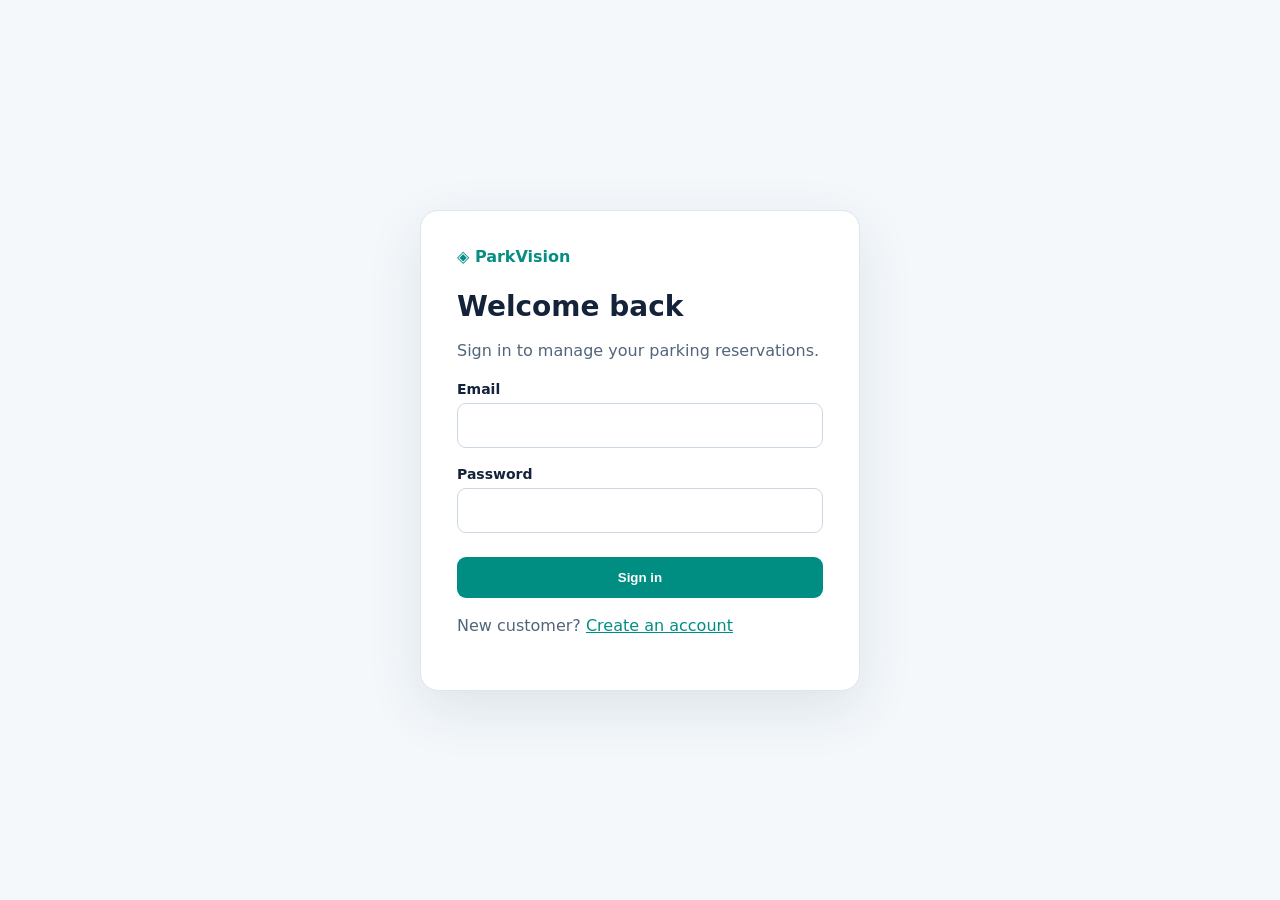
<file: templates/login.html>
<!doctype html>
<html lang="en">
<meta charset="utf-8">
<meta name="viewport" content="width=device-width,initial-scale=1">
<title>Login | ParkVision</title>
<link rel="stylesheet" href="/static/auth.css">
<main class="auth-card">
    <a href="/">◈ ParkVision</a>
    <h1>Welcome back</h1>
    <p>Sign in to manage your parking reservations.</p>
    <form id="form">
        <label>Email</label>
        <input id="email" type="email" required autocomplete="email">
        <label>Password</label>
        <input id="password" type="password" required autocomplete="current-password">
        <button>Sign in</button>
    </form>
    <p id="notice" role="status"></p>
    <p>New customer? <a href="/signup">Create an account</a></p>
</main>

<script>
    document.getElementById('form').onsubmit = async (e) => {
        e.preventDefault();

        const r = await fetch('/api/auth/login', {
            method: 'POST',
            headers: {
                'Content-Type': 'application/json'
            },
            body: JSON.stringify({
                email: document.getElementById('email').value,
                password: document.getElementById('password').value
            })
        });

        const d = await r.json();

        if (r.ok) {
            window.location.href = d.redirect || '/';
        } else {
            document.getElementById('notice').textContent =
                d.error || 'Login failed';
        }
    };
</script>

</html>
</file>
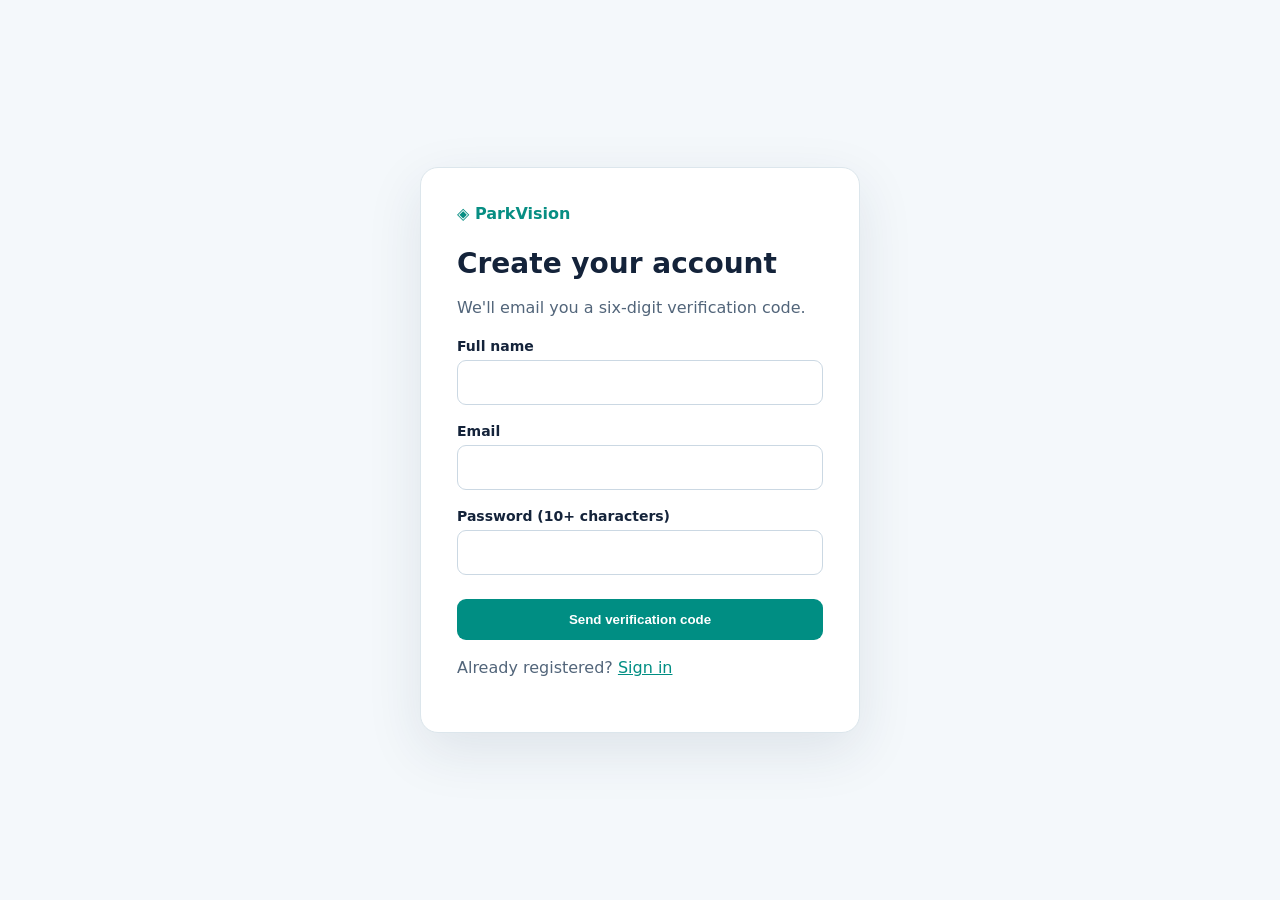
<file: templates/signup.html>
<!doctype html><html lang="en"><meta charset="utf-8"><meta name="viewport" content="width=device-width,initial-scale=1"><title>Sign up | ParkVision</title><link rel="stylesheet" href="/static/auth.css"><main class="auth-card"><a href="/">◈ ParkVision</a><h1>Create your account</h1><p>We'll email you a six-digit verification code.</p><form id="form"><label>Full name</label><input id="name" required maxlength="100" autocomplete="name"><label>Email</label><input id="email" type="email" required autocomplete="email"><label>Password (10+ characters)</label><input id="password" type="password" required minlength="10" autocomplete="new-password"><button id="submit">Send verification code</button></form><p id="notice" role="status"></p><p>Already registered? <a href="/login">Sign in</a></p></main><script>document.getElementById('form').onsubmit=async e=>{e.preventDefault();document.getElementById("submit").disabled=true;document.getElementById('notice').textContent='Sending email…';try{const r=await fetch('/api/auth/signup',{method:'POST',headers:{'Content-Type':'application/json'},body:JSON.stringify({name:document.getElementById("name").value,email:document.getElementById("email").value,password:document.getElementById("password").value})});const d=await r.json();if(r.ok)location.href='/verify?email='+encodeURIComponent(document.getElementById("email").value);else document.getElementById('notice').textContent=d.error||'Signup failed'}catch(e){document.getElementById('notice').textContent='Connection error'}finally{document.getElementById("submit").disabled=false}}</script></html>
</file>
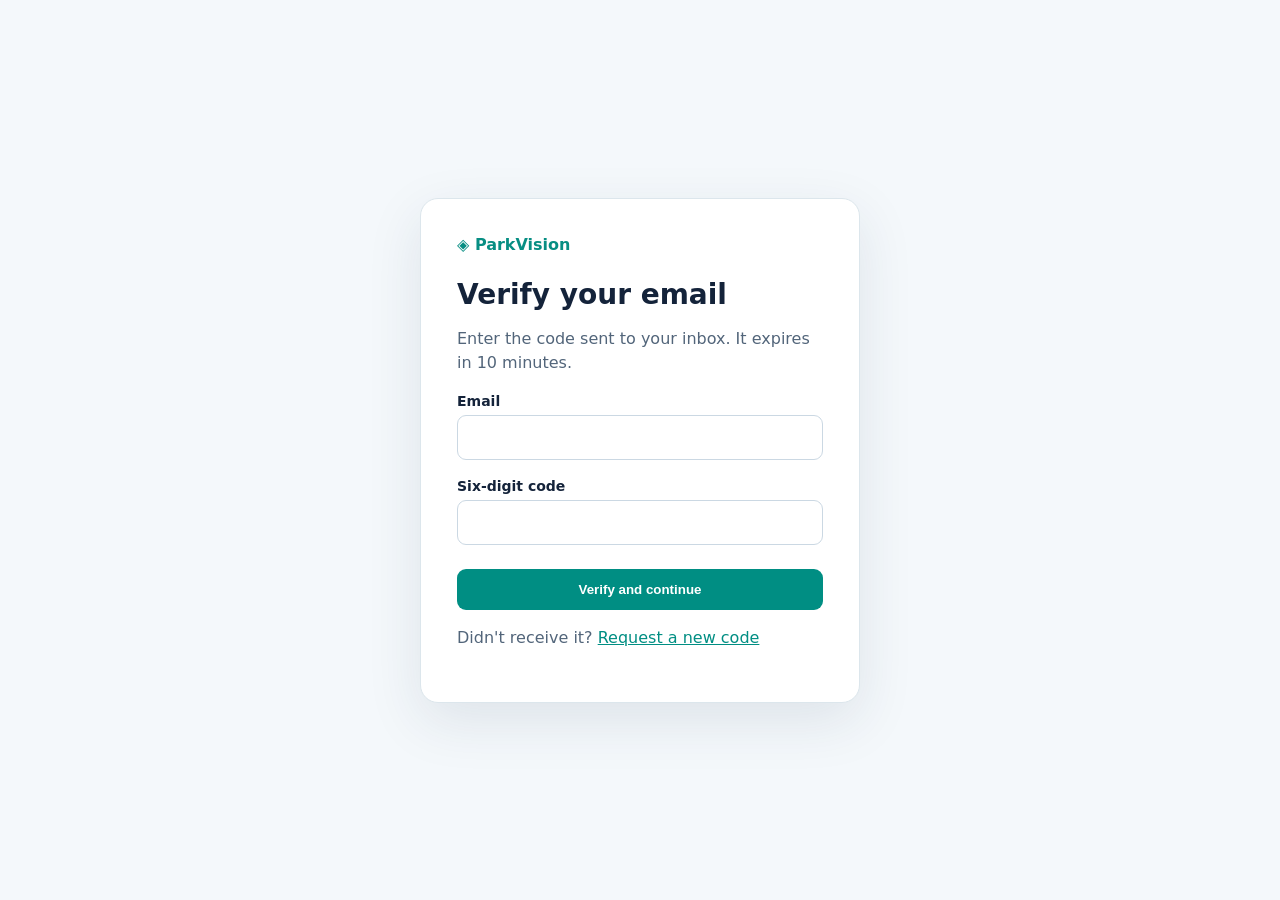
<file: templates/verify.html>
<!doctype html><html lang="en"><meta charset="utf-8"><meta name="viewport" content="width=device-width,initial-scale=1"><title>Verify email | ParkVision</title><link rel="stylesheet" href="/static/auth.css"><main class="auth-card"><a href="/">◈ ParkVision</a><h1>Verify your email</h1><p>Enter the code sent to your inbox. It expires in 10 minutes.</p><form id="form"><label>Email</label><input id="email" type="email" required><label>Six-digit code</label><input id="code" inputmode="numeric" pattern="[0-9]{6}" maxlength="6" required><button>Verify and continue</button></form><p id="notice" role="status"></p><p>Didn't receive it? <a href="/signup">Request a new code</a></p></main><script>document.getElementById("email").value=new URLSearchParams(location.search).get('email')||'';document.getElementById('form').onsubmit=async e=>{e.preventDefault();const r=await fetch('/api/auth/verify',{method:'POST',headers:{'Content-Type':'application/json'},body:JSON.stringify({email:document.getElementById("email").value,code:document.getElementById("code").value})});const d=await r.json();if(r.ok)location.href='/';else document.getElementById('notice').textContent=d.error||'Verification failed'}</script></html>
</file>
<file: static/auth.css>
*{box-sizing:border-box}body{font:16px system-ui,sans-serif;background:#f4f8fb;color:#14233a;margin:0;min-height:100vh;display:grid;place-items:center}.auth-card{background:white;border:1px solid #dce6ec;box-shadow:0 18px 55px #1b35501a;border-radius:18px;width:min(440px,calc(100% - 32px));padding:36px}.auth-card>a{font-weight:750;color:#078e83;text-decoration:none}h1{font-size:28px;margin:24px 0 8px}p{color:#52657a;line-height:1.5}label{display:block;margin:18px 0 6px;font-weight:600;font-size:14px}input{display:block;width:100%;padding:12px;border:1px solid #cbd8e3;border-radius:9px;font:inherit}button{width:100%;padding:13px;margin-top:24px;background:#008e83;color:white;border:0;border-radius:9px;font-weight:700;cursor:pointer}button:disabled{opacity:.6}#notice{color:#b3261e}a{color:#008e83}
</file>
